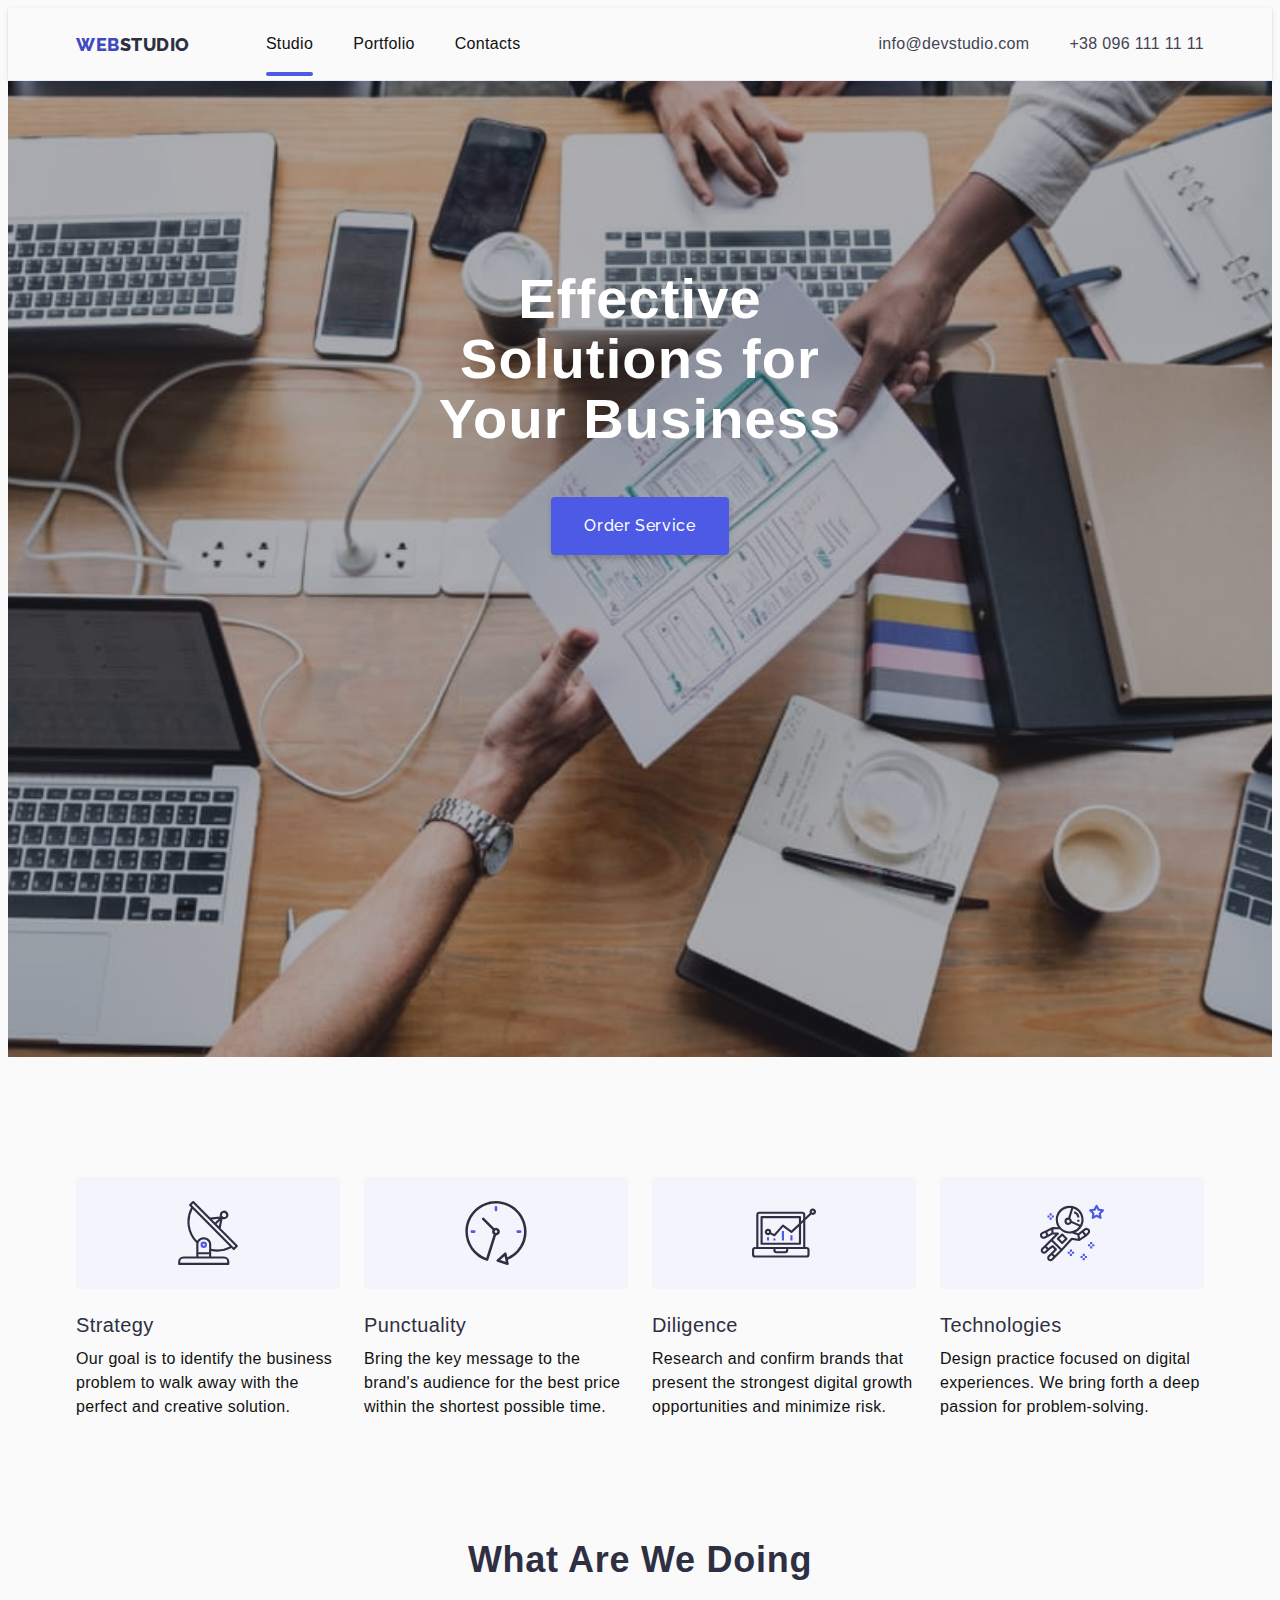
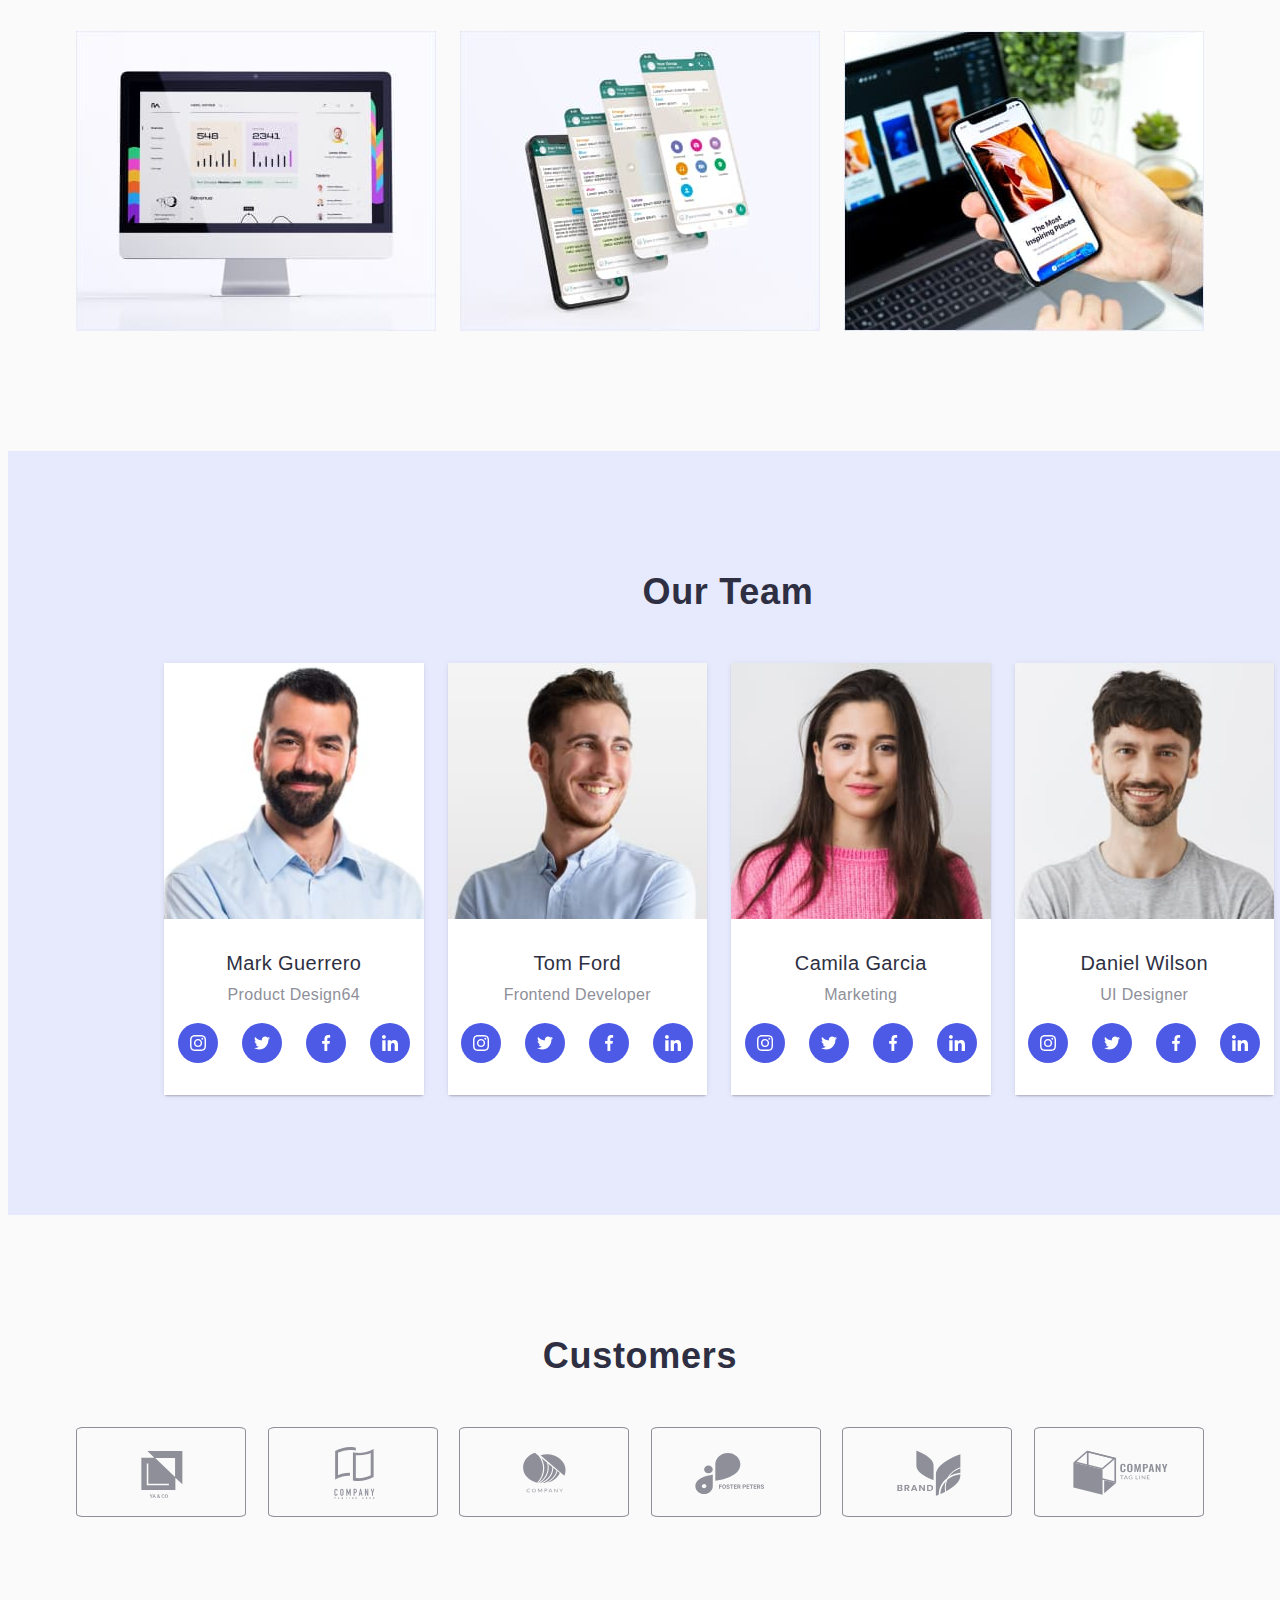
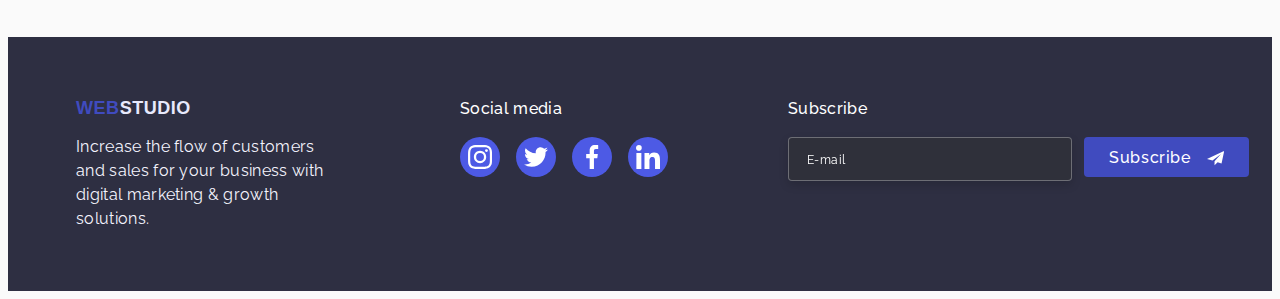
<file: index.html>
<!DOCTYPE html>
<html lang="en">

<head>
    <meta charset="UTF-8">
    <meta http-equiv="X-UA-Compatible" content="IE=edge">
    <meta name="viewport" content="width=device-width, initial-scale=1.0">
    <title>Document</title>
    <link rel="preconnect" href="https://fonts.googleapis.com">
    <link rel="preconnect" href="https://fonts.gstatic.com" crossorigin>
    <link href="https://fonts.googleapis.com/css2?family=Raleway:wght@400;500;700;800&display=swap" rel="stylesheet">
    <link rel="stylesheet" href="https://cdnjs.cloudflare.com/ajax/libs/modern-normalize/1.1.0/modern-normalize.min.css"
        integrity="sha512-wpPYUAdjBVSE4KJnH1VR1HeZfpl1ub8YT/NKx4PuQ5NmX2tKuGu6U/JRp5y+Y8XG2tV+wKQpNHVUX03MfMFn9Q=="
        crossorigin="anonymous" referrerpolicy="no-referrer" />
    <link rel="stylesheet" href="./css/styles.css" />
</head>

<body>

    <header class="header">
        <div class="container header-container">
            <nav class="header-nav">
                <a class="logo" href="./index.html"><span class="logo-span">WEB</span>STUDIO</a>
                <ul class="header-list">
                    <li class="header-link"><a class="nav-list-link current" href="./index.html">Studio</a></li>
                    <li class="header-link"><a class="nav-list-link" href="./portfolio.html">Portfolio</a></li>
                    <li class="header-link"><a class="nav-list-link" href="">Contacts</a></li>
                </ul>
            </nav>
            <ul class="header-contacts">
                <li class="link-email">
                    <a class="email" href="mailto:info@devstudio.com">
                       info@devstudio.com
                    </a>
                </li>
                <li class="link-contact">
                    <a class="contact-number" href="tel:+380961111111">
                       +38 096 111 11 11
                    </a>
                </li>
            </ul>
        </div>
        <!-- 
            <button class="">
                <svg class="" width="32" height="22">
                    <use href="./images/icons.svg#icon-mobile-menu"></use>
                </svg>
            </button>-->
       

    </header>


    <main>

        <section class="hero">
            <div class="container">
                <h1 class="main-title">Effective Solutions for Your Business</h1>
            </div>
            <button class="modal-btn" type="button" data-modal-open>Order Service</button>
        </section>

        <section class="section">
            <div class="container">
                <h2 class="hidden">Benefits</h2>
                <ul class="benefits">
                    <li class="benefits-item">
                        <div class="benefits-simbol">
                            <svg width="64" height="64">
                                <use href="./images/icons.svg#icon-antenna"></use>
                            </svg>
                        </div>
                        <h3 class="title-list-item">Strategy</h3>
                        <p class="text">Our goal is to identify the business problem to walk away with the perfect and creative solution.
                        </p>
                    </li>
                    <li class="benefits-item">
                        <div class="benefits-simbol">
                            <svg width="64" height="64">
                                <use href="./images/icons.svg#icon-clock"></use>
                            </svg>
                        </div>
                        <h3 class="title-list-item">Punctuality</h3>
                        <p class="text">Bring the key message to the brand's audience for the best price within the shortest possible time.</p>
                    </li>
                    <li class="benefits-item">
                        <div class="benefits-simbol">
                            <svg width="64" height="64">
                                <use href="./images/icons.svg#icon-diagram"></use>
                            </svg>
                        </div>
                        <h3 class="title-list-item">Diligence</h3>
                        <p class="text">Research and confirm brands that present the strongest digital growth opportunities and minimize risk.</p>
                    </li>
                    <li class="benefits-item">
                        <div class="benefits-simbol">
                            <svg width="64" height="64">
                                <use href="./images/icons.svg#icon-astronaut"></use>
                            </svg>
                        </div>
                        <h3 class="title-list-item">Technologies</h3>
                        <p class="text">Design practice focused on digital experiences. We bring forth a deep passion for problem-solving.</p>
                    </li>
                </ul>
            </div>
        </section>

        <section class="section content">
            <div class="container">
                <h2 class="title-large">What are we doing</h2>
                <ul class="content-list">
                    <li class="list-item">
                        <img class="galery-img" src="./images/box1.jpg" alt="набор кода" Width="360">
                     
                    </li>
                    <li class="list-item">
                        <img class="galery-img" src="./images/box2.jpg" alt="моделирование" Width="360">
                     
                    </li>
                    <li class="list-item">
                        <img class="galery-img" src="./images/box3.jpg" alt="подбор цвета" Width="360">
                       
                    </li>

                </ul>
            </div>

        </section>

        <section class="section-team section">

            <div class="container">
                <h2 class="title-large">Our Team</h2>
                <ul class="team">
                    <li class="team-item">
                        <img class="team-picture" src="./images/img.jpg" alt="foto Mark Guerrero" width="270">
                        <div class="name-team">
                            <h3 class="team-title">Mark Guerrero</h3>
                            <p class="team-text">Product Design64</p>
                            <ul class="social-list">
                                <li class="socials">
                                    <a class="social-link"href="">
                                        <svg class="socials-svg letter" width="16" height="16">
                                            <use href="./images/icons.svg#icon-instagram"></use>
                                        </svg>
                                    </a>
                                </li>
                                <li class="socials">
                                    <a class="social-link">
                                        <svg class="socials-svg letter" width="16" height="16">
                                            <use href="./images/icons.svg#icon-twitter"></use>
                                        </svg>
                                    </a>
                                </li>
                                <li class="socials">
                                    <a class="social-link">
                                        <svg class="socials-svg letter" width="16" height="16">
                                            <use href="./images/icons.svg#icon-facebook"></use>
                                        </svg>
                                    </a>
                                </li>
                                <li class="socials">
                                    <a class="social-link">
                                        <svg class="socials-svg letter" width="16" height="16">
                                            <use href="./images/icons.svg#icon-linkedin"></use>
                                        </svg>
                                    </a>
                                </li>
                            </ul>
                        </div>


                    </li>
                    <li class="team-item">
                        <img class="team-picture" src="./images/img(1).jpg" alt="фото Tom Ford" width="270">
                        <div class="name-team">
                            <h3 class="team-title">Tom Ford</h3>
                            <p class="team-text">Frontend Developer</p>
                            <ul class="social-list">
                                <li class="socials">
                                    <a class="social-link">
                                        <svg class="socials-svg letter" width="16" height="16">
                                            <use href="./images/icons.svg#icon-instagram"></use>
                                        </svg>
                                    </a>
                                </li>
                                <li class="socials">
                                    <a class="social-link">
                                        <svg class="socials-svg letter" width="16" height="16">
                                            <use href="./images/icons.svg#icon-twitter"></use>
                                        </svg>
                                    </a>
                                </li>
                                <li class="socials">
                                    <a class="social-link">
                                        <svg class="socials-svg letter" width="16" height="16">
                                            <use href="./images/icons.svg#icon-facebook"></use>
                                        </svg>
                                    </a>
                                </li>
                                <li class="socials">
                                    <a class="social-link">
                                        <svg class="socials-svg letter" width="16" height="16">
                                            <use href="./images/icons.svg#icon-linkedin"></use>
                                        </svg>
                                    </a>
                                </li>
                            </ul>
                        </div>

                    </li>
                    <li class="team-item">
                        <img class="team-picture" src="./images/img(2).jpg" alt="foto Camila Garcia" width="270">
                        <div class="name-team">
                            <h3 class="team-title">Camila Garcia</h3>
                            <p class="team-text">Marketing</p>
                            <ul class="social-list">
                                <li class="socials">
                                    <a class="social-link">
                                        <svg class="socials-svg letter" width="16" height="16">
                                            <use href="./images/icons.svg#icon-instagram"></use>
                                        </svg>
                                    </a>
                                </li>
                                <li class="socials">
                                    <a class="social-link">
                                        <svg class="socials-svg letter" width="16" height="16">
                                            <use href="./images/icons.svg#icon-twitter"></use>
                                        </svg>
                                    </a>
                                </li>
                                <li class="socials">
                                    <a class="social-link">
                                        <svg class="socials-svg letter" width="16" height="16">
                                            <use href="./images/icons.svg#icon-facebook"></use>
                                        </svg>
                                    </a>
                                </li>
                                <li class="socials">
                                    <a class="social-link">
                                        <svg class="socials-svg letter" width="16" height="16">
                                            <use href="./images/icons.svg#icon-linkedin"></use>
                                        </svg>
                                    </a>
                                </li>
                            </ul>
                        </div>

                    </li>
                    <li class="team-item">
                        <img class="team-picture" src="./images/img(3).jpg" alt="foto Daniel Wilson" width="270">
                        <div class="name-team">
                            <h3 class="team-title">Daniel Wilson</h3>
                            <p class="team-text">UI Designer</p>
                            <ul class="social-list">
                                <li class="socials">
                                    <a class="social-link">
                                        <svg class="socials-svg letter" width="16" height="16">
                                            <use href="./images/icons.svg#icon-instagram"></use>
                                        </svg>
                                    </a>
                                </li>
                                <li class="socials">
                                    <a class="social-link">
                                        <svg class="socials-svg letter" width="16" height="16">
                                            <use href="./images/icons.svg#icon-twitter"></use>
                                        </svg>
                                    </a>
                                </li>
                                <li class="socials">
                                    <a class="social-link">
                                        <svg class="socials-svg letter" width="16" height="16">
                                            <use href="./images/icons.svg#icon-facebook"></use>
                                        </svg>
                                    </a>
                                </li>
                                <li class="socials">
                                    <a class="social-link">
                                        <svg class="socials-svg letter" width="16" height="16">
                                            <use href="./images/icons.svg#icon-linkedin"></use>
                                        </svg>
                                    </a>
                                </li>
                            </ul>
                        </div>

                    </li>
                </ul>
            </div>
        </section>
        <section class="section">
            <div class="container">
                <h2 class="title-large">Customers</h2>
                <ul class="clients">
                    <li class="partners">
                        <a class="client" href="#">
                            <svg class="svg-client" width="104" height="56" fill="none">
                                <use href="./images/icons.svg#icon-logo-1"></use>
                            </svg>
                        </a>
                    </li>
                    <li class="partners">
                        <a class="client" href="#">
                            <svg class="svg-client" width="104" height="56" fill="none">
                                <use href="./images/icons.svg#icon-logo-2"></use>
                            </svg>
                        </a>
                    </li>
                    <li class="partners">
                        <a class="client" href="#">
                            <svg class="svg-client" width="104" height="56" fill="none">
                                <use href="./images/icons.svg#icon-logo-3"></use>
                            </svg>
                        </a>
                    </li>
                    <li class="partners">
                        <a class="client" href="#">
                            <svg class="svg-client" width="104" height="56" fill="none">
                                <use href="./images/icons.svg#icon-logo-4"></use>
                            </svg>
                        </a>
                    </li>
                    <li class="partners">
                        <a class="client" href="#">
                            <svg class="svg-client" width="104" height="56" fill="none">
                            <use href="./images/icons.svg#icon-logo-5"></use>
                            </svg>
                        </a>
                    </li>
                    <li class="partners">
                        <a class="client" href="#">
                            <svg class="svg-client" width="104" height="56" fill="none">
                                <use href="./images/icons.svg#icon-logo-6"></use>
                            </svg>
                        </a>
                    </li>
                </ul>
            </div>
        </section>

    </main>

    <footer class="footer">
        <div class="container footer-section">
            <div class="footer-info">
                <a class="logo-footer" href="./index.html">
                    <span class="logo-span">WEB</span>STUDIO
                </a>
                <p class="footer-text">Increase the flow of customers and sales for your business with digital marketing &
                    growth solutions.</p>
            </div>
            <div class="social-links">
                <p class="title-list-text">Social media</p>
                <ul class="dark social-list">
                    <li class="footer-socials">
                        <a class="social-link" href="">
                            <svg class="socials-svg letter" width="24" height="24">
                                <use href="./images/icons.svg#icon-instagram"></use>
                            </svg>
                        </a>
                    </li>
                    <li class="footer-socials">
                        <a class="social-link" href="">
                            <svg class="socials-svg letter" width="24" height="24">
                                <use href="./images/icons.svg#icon-twitter"></use>
                            </svg>
                        </a>
                    </li>
                    <li class="footer-socials">
                        <a class="social-link" href="">
                            <svg class="socials-svg letter" width="24" height="24">
                                <use href="./images/icons.svg#icon-facebook"></use>
                            </svg>
                        </a>
                    </li>
                    <li class="footer-socials">
                        <a class="social-link" href="">
                            <svg class="socials-svg letter" width="24" height="24">
                                <use href="./images/icons.svg#icon-linkedin"></use>
                            </svg>
                        </a>
                    </li>
                </ul>
    
            </div>
            <div class="social-links">
                <p class="title-list-text">Subscribe</p>
                <form class="footer-form">
                    <label>
                        <input class="input-mail" placeholder="E-mail" type="email" name="email" id="email" /></label>
                    <button class="btn-footer" type="submit">Subscribe
                        <svg class="icon-frame" width="24" height="24">
                            <use href="./images/icons.svg#icon-frame"></use>
                        </svg>
                    </button>
                </form>
            </div>
    
        </div>
    </footer>
    <div class="backdrop is-hidden" data-modal>
        <div class="modal">
            <button type="button" class="modal-close-btn" data-modal-close>
                <svg class="modal-close-svg" width="8" height="8">
                    <use href="./images/icons.svg#icon-close"></use>
                </svg>
            </button>
            <div class="contact-form"> 
                <p class="information">Leave your contacts and we will call you back</p>
                <form class="inputs-group">
                    <label class="contact-form-label" for="name">Name
                        <input class="contact-form-input" type="text" name="name" />
                        <svg class="modal-svg" width="18" height="18" id="name">
                            <use href="./images/icons.svg#icon-person"></use>
                        </svg>
                    </label>
                    <Label class="contact-form-label" for="tel">Phone
                        <input class="contact-form-input" type="tel" name="tel">
                        <svg class="modal-svg" width="18" height="18" id="tel">
                            <use href="./images/icons.svg#icon-phone"></use>
                        </svg>
                    </Label>
                    <label class="contact-form-label" for="email">E-mail
                        <input class="contact-form-input" type="mail" name="mail">
                        <svg class="modal-svg" width="18" height="18" id="mail">
                            <use href="./images/icons.svg#icon-email"></use>
                        </svg>
                    </label>
    
    
                    <label class="contact-form-label" for="comment">
                        Comment
                        <textarea class="contact-form-message" name="comment" placeholder="Text input"
                            id="comment"></textarea>
                    </label>
                </form>
                <div class="contact-form-checkbox-wrapper">
                    <input class="contact-form-checkbox visually-hidden" type="checkbox" id="acept-policy" name="acept-policy" required>
                    <label class="contact-form-checkbox-label" for="acept-policy">
                        <span class="form-checkbox">
                            <svg class="svg-checkbox" width="10" height="8" id="acept-policy">
                                <use href="./images/icons.svg#icon-checkbox"></use>
                            </svg>
                        </span>
                        I accept the terms and conditions of the 
                        <a class="link-form-checkbox" href="#">Privacy Policy</a>
                    </label>
                </div>
            </div>
            <button type="submit" class="contact-form-btn">Send</button>
        </div>
    </div>

    
    <script src="./js/modal.js"></script>
</body>

</html>
</file>
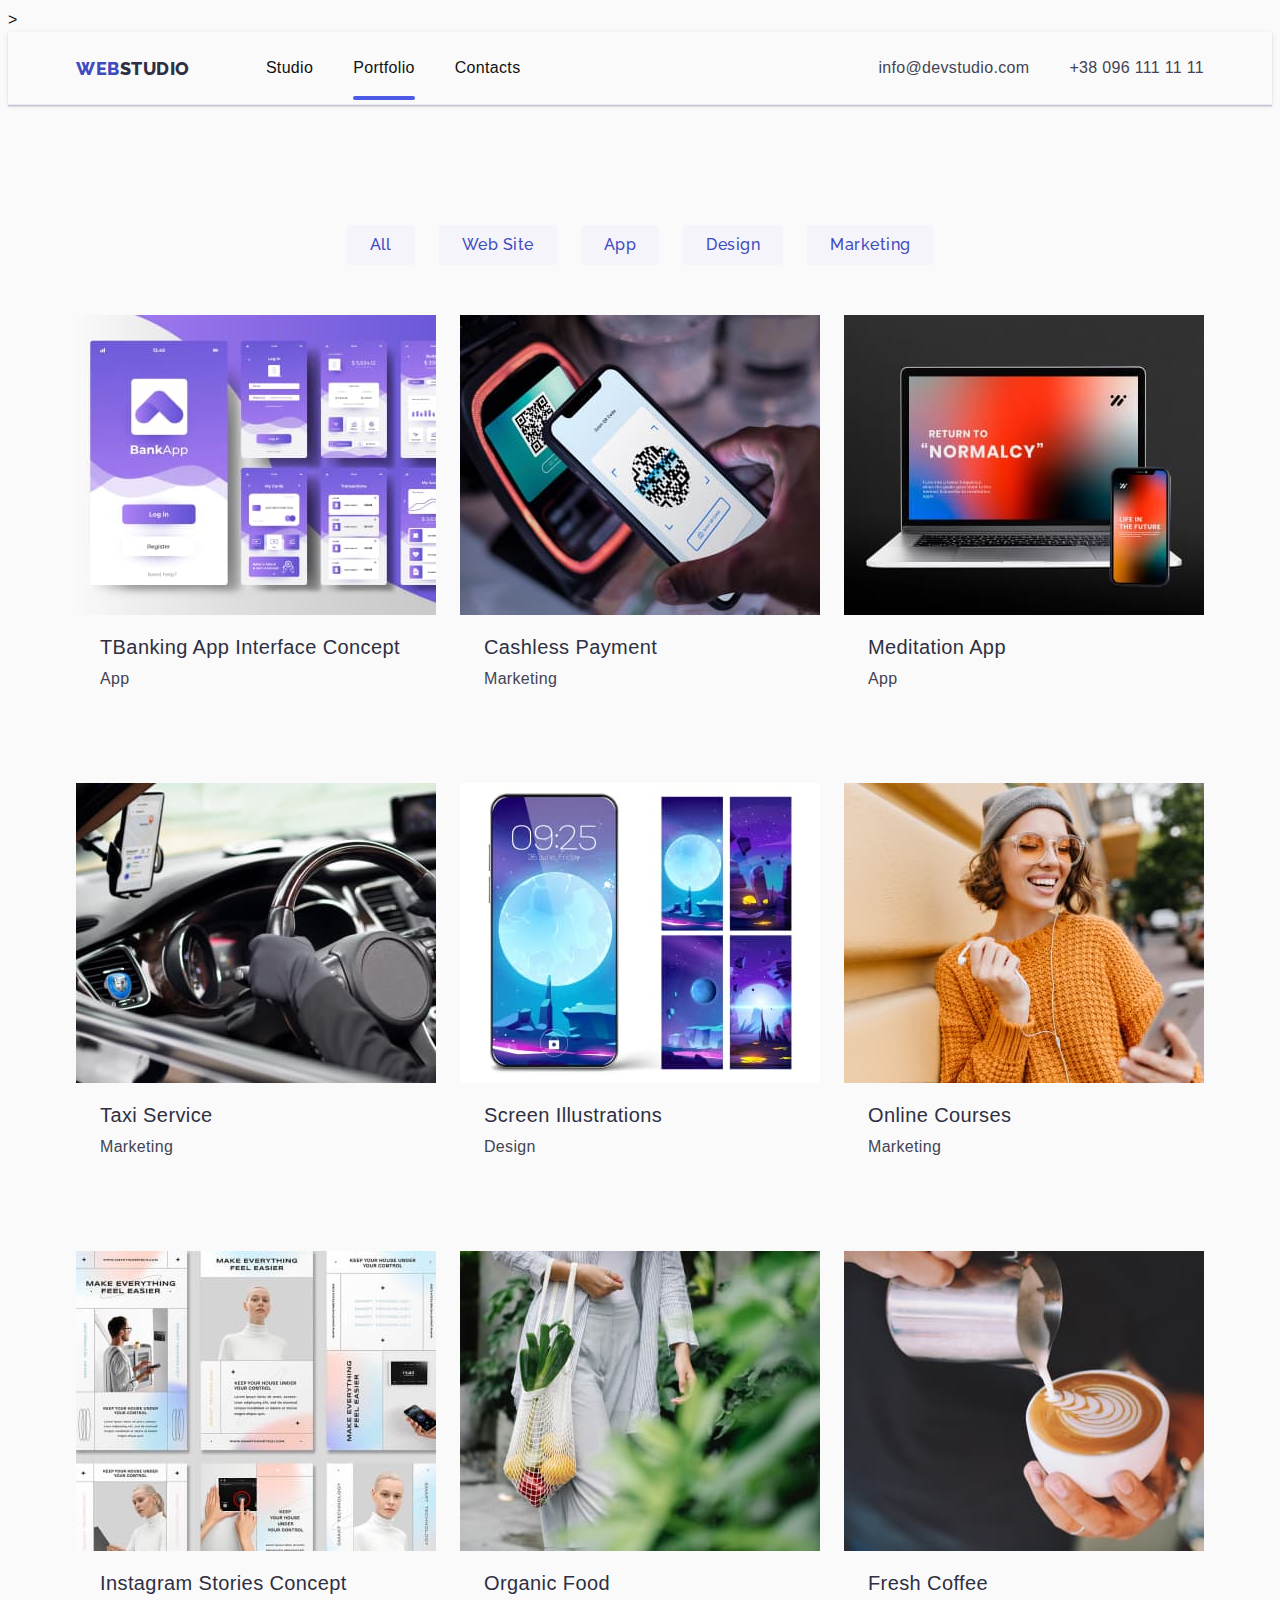
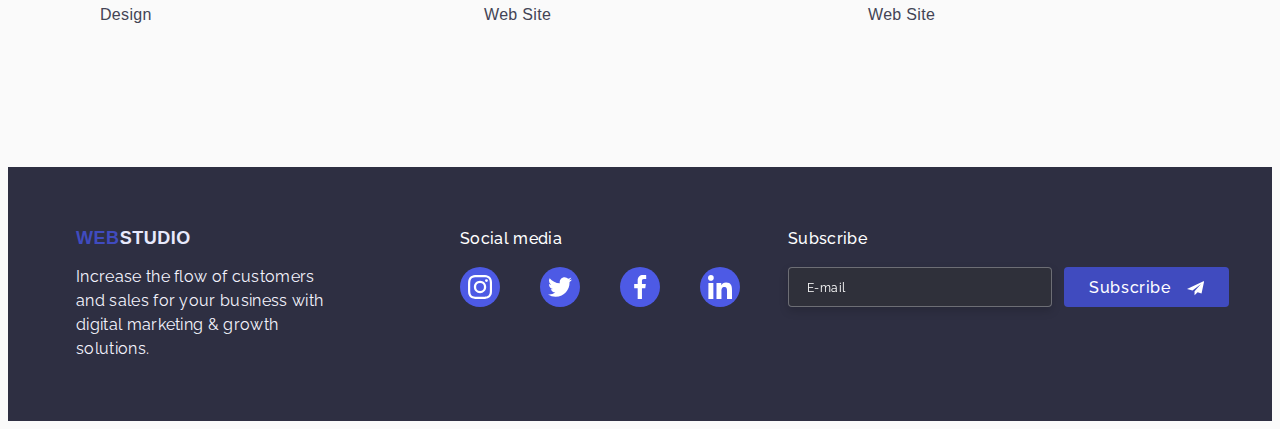
<file: portfolio.html>
>
<!DOCTYPE html>
<html lang="en">

<head>
    <meta charset="UTF-8">
    <meta http-equiv="X-UA-Compatible" content="IE=edge">
    <meta name="viewport" content="width=device-width, initial-scale=1.0">
    <title>Document</title>
    <link rel="preconnect" href="https://fonts.googleapis.com">
    <link rel="preconnect" href="https://fonts.gstatic.com" crossorigin>
    <link href="https://fonts.googleapis.com/css2?family=Raleway:wght@400;500;700;800&display=swap" rel="stylesheet">
    <link rel="stylesheet" href="https://cdnjs.cloudflare.com/ajax/libs/modern-normalize/1.1.0/modern-normalize.min.css"
        integrity="sha512-wpPYUAdjBVSE4KJnH1VR1HeZfpl1ub8YT/NKx4PuQ5NmX2tKuGu6U/JRp5y+Y8XG2tV+wKQpNHVUX03MfMFn9Q=="
        crossorigin="anonymous" referrerpolicy="no-referrer" />
    <link rel="stylesheet" href="./css/styles.css" />
</head>

<body>

    <header class="header">
        <div class="container header-container">
            <nav class="header-nav">
                <a class="logo" href="./index.html"><span class="logo-span">WEB</span>STUDIO</a>
                <ul class="header-list">
                    <li class="header-link"><a class="nav-list-link" href="./index.html">Studio</a></li>
                    <li class="header-link"><a class="nav-list-link current" href="./portfolio.html">Portfolio</a></li>
                    <li class="header-link"><a class="nav-list-link" href="">Contacts</a></li>
                </ul>
            </nav>
            <ul class="header-contacts">
                <li class="link-email">
                    <a class="email" href="mailto:info@devstudio.com">
                        info@devstudio.com
                    </a>
                </li>
                <li class="link-contact">
                    <a class="contact-number" href="tel:+380961111111">
                        +38 096 111 11 11
                    </a>
                </li>
            </ul>
        </div>
    
    </header>


    <main>
        <section class="section">
            <div class="container">
                <h1 class="hidden">кнопки навигации</h1>
                <ul class="filter">
                    <li class="item-btn-list">
                        <button class="btn" type="button">All</button>
                    </li>
                    <li class="item-btn-list">
                        <button class="btn" type="button">Web Site</button>
                    </li>
                    <li class="item-btn-list">
                        <button class="btn" type="button">App</button>
                    </li>
                    <li class="item-btn-list">
                        <button class="btn" type="button">Design</button>
                    </li>
                    <li class="item-btn-list">
                        <button class="btn" type="button">Marketing</button>
                    </li>
                </ul>
                <ul class="portfolio-container">
                    <li class="portfolio-item">
                        <a class="portfolio-link" href="">
                            <div class="description-photo">
                                <img class="image" src="./images/portfolio1.jpg" alt="bankAppsKards" width="360">
                                <div class="product-overlay">
                                    <div class="container-overlay">
                                        <p class="overlay-portfolio">14 Stylish and User-Friendly App Design Concepts · Task Manager App · Calorie Tracker App · Exotic Fruit Ecommerce App ·
                                        Cloud Storage App</p>
                                        
                                    </div>
                                </div>
                            </div>
                            <div class="flex-element">
                                <h2 class="title-bold">ТBanking App Interface Concept</h2>
                                <p class="desc">App</p>
                            </div>
                        </a>
                    </li>
                    <li class="portfolio-item">
                        <a class="portfolio-link" href="">
                            <div class="description-photo">
                                <img class="image" src="./images/portfolio2.jpg" alt="qrCodeInPhone" width="360">
                                <div class="product-overlay">
                                    <div class="container-overlay">
                                        <p class="overlay-portfolio">14 Stylish and User-Friendly App Design Concepts · Task Manager App · Calorie Tracker App · Exotic Fruit Ecommerce App ·
                                        Cloud Storage App</p>
                                        
                                    </div>
                                </div>
                            </div>
                            <div class=" flex-element">
                                <h2 class="title-bold">Cashless Payment</h2>
                                <p class="desc">Marketing</p>
                            </div>
                        </a>
                    </li>
                    <li class="portfolio-item">
                        <a class="portfolio-link" href="">
                            <div class="description-photo">
                                <img class="image" src="./images/portfolio3.jpg" alt="Laptop&Phone" width="360">
                                <div class="product-overlay">
                                    <div class="container-overlay">
                                        <p class="overlay-portfolio">14 Stylish and User-Friendly App Design Concepts · Task Manager App · Calorie Tracker App · Exotic Fruit Ecommerce App ·
                                        Cloud Storage App</p>
                                        
                                    </div>
                                </div>
                            </div>
                            <div class=" flex-element">
                                <h2 class="title-bold">Meditation App</h2>
                                <p class="desc">App</p>
                            </div>
                        </a>
                    </li>
                    <li class="portfolio-item">
                        <a class="portfolio-link" href="">
                            <div class="description-photo">
                                <img class="image" src="./images/portfolio4.jpg" alt="Taxi&TaxidriversHands" width="360">
                                <div class="product-overlay">
                                    <div class="container-overlay">
                                        <p class="overlay-portfolio">14 Stylish and User-Friendly App Design Concepts · Task Manager App · Calorie Tracker App · Exotic Fruit Ecommerce App ·
                                        Cloud Storage App</p>
                                        
                                    </div>
                                </div>
                            </div>
                            <div class=" flex-element">
                                <h2 class="title-bold">Taxi Service</h2>
                                <p class="desc">Marketing</p>
                            </div>
                        </a>
                    </li>
                    <li class="portfolio-item">
                        <a class="portfolio-link" href="">
                            <div class="description-photo">
                                <img class="image" src="./images/portfolio5.jpg" alt="ilustrationsWithMoon" width="360">
                                <div class="product-overlay">
                                    <div class="container-overlay">
                                        <p class="overlay-portfolio">14 Stylish and User-Friendly App Design Concepts · Task Manager App · Calorie Tracker App · Exotic Fruit Ecommerce App ·
                                        Cloud Storage App</p>
                                        
                                    </div>
                                </div>
                            </div>
                            <div class=" flex-element">
                                <h2 class="title-bold">Screen Illustrations</h2>
                                <p class="desc">Design</p>
                            </div>
                        </a>
                    </li>
                    <li class="portfolio-item">
                        <a class="portfolio-link" href="">
                            <div class="description-photo">
                                <img class="image" src="./images/portfolio6.jpg" alt="HappyWoman" width="360">
                                <div class="product-overlay">
                                    <div class="container-overlay">
                                        <p class="overlay-portfolio">14 Stylish and User-Friendly App Design Concepts · Task Manager App · Calorie Tracker App · Exotic Fruit Ecommerce App ·
                                        Cloud Storage App</p>
                                        
                                    </div>
                                </div>
                            </div>
                            <div class=" flex-element">
                                <h2 class="title-bold">Online Courses</h2>
                                <p class="desc">Marketing</p>
                            </div>
                        </a>
                    </li>
                    <li class="portfolio-item">
                        <a class="portfolio-link" href="">
                            <div class="description-photo">
                                <img class="image" src="./images/portfolio7.jpg" alt="CardsWithPeople" width="360">
                                <div class="product-overlay">
                                    <div class="container-overlay">
                                        <p class="overlay-portfolio">14 Stylish and User-Friendly App Design Concepts · Task Manager App · Calorie Tracker App · Exotic Fruit Ecommerce App ·
                                        Cloud Storage App</p>
                                        
                                    </div>
                                </div>
                            </div>
                            <div class=" flex-element">
                                <h2 class="title-bold">Instagram Stories Concept</h2>
                                <p class="desc">Design</p>
                            </div>
                        </a>
                    </li>
                    <li class="portfolio-item">
                        <a class="portfolio-link" href="">
                            <div class="description-photo">
                                <img class="image" src="./images/portfolio8.jpg" alt="wegetableEndGemuseInBag" width="360">
                                <div class="product-overlay">
                                    <div class="container-overlay">
                                        <p class="overlay-portfolio">14 Stylish and User-Friendly App Design Concepts · Task Manager App · Calorie Tracker App · Exotic Fruit Ecommerce App ·
                                        Cloud Storage App</p>
                                        
                                    </div>
                                </div>
                            </div>
                            <div class=" flex-element">
                                <h2 class="title-bold">Organic Food</h2>
                                <p class="desc">Web Site</p>
                            </div>
                        </a>
                    </li>
                    <li class="portfolio-item">
                        <a class="portfolio-link" href="">
                            <div class="description-photo">
                                <img class="image" src="./images/portfolio9.jpg" alt="MakeCapuchino" width="360">
                                <div class="product-overlay">
                                    <div class="container-overlay">
                                        <p class="overlay-portfolio">14 Stylish and User-Friendly App Design Concepts · Task Manager App · Calorie Tracker App · Exotic Fruit Ecommerce App ·
                                        Cloud Storage App</p>
                                        
                                    </div>
                                </div>
                            </div>
                            <div class=" flex-element">
                                <h2 class="title-bold">Fresh Coffee</h2>
                                <p class="desc">Web Site</p>
                            </div>
                        </a>
                    </li>

                </ul>

            </div>

        </section>

    </main>

    <footer class="footer">
        <div class="container footer-section">
            <div class="footer-info">
                <a class="logo-footer" href="./index.html">
                    <span class="logo-span">WEB</span>STUDIO
                </a>
                <p class="footer-text">Increase the flow of customers and sales for your business with digital marketing &
                    growth solutions.</p>
            </div>
            <div class="social-links">
                <p class="title-list-text">Social media</p>
                <ul class="dark social-list">
                    <li class="socials">
                        <a class="social-link">
                            <svg class="socials-svg" width="24" height="24">
                                <use href="./images/icons.svg#icon-instagram"></use>
                            </svg>
                        </a>
                    </li>
                    <li class="socials">
                        <a class="social-link">
                            <svg class="socials-svg" width="24" height="24">
                                <use href="./images/icons.svg#icon-twitter"></use>
                            </svg>
                        </a>
                    </li>
                    <li class="socials">
                        <a class="social-link">
                            <svg class="socials-svg" width="24" height="24">
                                <use href="./images/icons.svg#icon-facebook"></use>
                            </svg>
                        </a>
                    </li>
                    <li class="socials">
                        <a class="social-link">
                            <svg class="socials-svg" width="24" height="24">
                                <use href="./images/icons.svg#icon-linkedin"></use>
                            </svg>
                        </a>
                    </li>
                </ul>
    
            </div>
            <div class="social-links">
                <p class="title-list-text">Subscribe</p>
                <form class="footer-form">
                    <label>
                        <input class="input-mail" placeholder="E-mail" type="email" name="email" id="email" /></label>
                    <button class="btn-footer" type="submit">Subscribe
                        <svg class=" icon-frame" width="24" height="24">
                            <use href="./images/icons.svg#icon-frame"></use>
                        </svg>
                    </button>
                </form>
            </div>
    
        </div>
    </footer>


</body>

</html>
</file>
<file: css/styles.css>
:root {
    /* Font */
    --primary-font: Roboto, sans-serif;
    --secondary-font-family: Raleway, sans-serif;
    /* Colors */
   --page-color: #fafafa;
    --main-dark-cl: #111111;
    --main-light-cl: #ffffff;
    --accent-iris-cl: #404BBF;
    --accent-ocean-cl: #4D5AE5;
    --navi-blue-cl: #2E2F42;
    --grey-cl-70: rgba(17, 17, 17, 0.7);
    --light-grey-cl: #8E8F99;
    --main-dark-bg: #434455;
    --helper-cl: #E7E9FC;

    /* Card set parameters 
    --items: 4;
    --indent: 19px;*/

    /* Others */
    --btn-radius: 4px;
    --btn-border: 1px solid transparent;
    --cursor: pointer;
}


/**
  |============================
  | Common styles
  |============================
*/
body {
    font-family: var(--primary-font);
    font-size: 16px;
    line-height: 1.5;
    letter-spacing: 0.32px;
    color: var(--main-dark-cl);
    background-color: var(--page-color);

}

/* Reset */
h1,
h2,
h3,
h4,
h5,
h6,
p {
    margin: 0;
    padding: 0;
}

img {
    display: block;
    max-width: 100%;
    height: auto;
}

ul {
    list-style: none;
    margin: 0;
    padding: 0;
}

a {
    text-decoration: none;
    
}

button {
    font-family: var(--secondary-font-family);
    cursor: pointer;
}

.container {
    width: 1128px;
    margin: 0 auto;
   
}
.section {
    width: 1128px;
    padding-top: 120px;
    padding-bottom: 120px;
    margin: auto;
}

/*Header*/
.header {
    border-bottom: 1px solid #e7e9fc;
    box-shadow: 0px 2px 1px rgba(46, 47, 66, 0.08), 0px 1px 1px rgba(46, 47, 66, 0.16),
        0px 1px 6px rgba(46, 47, 66, 0.08);
}

.header-container {
    display: flex;
    justify-content: space-between;
    
        
}

.header-nav {
    display: flex;
}

.logo {
    display: flex;
    margin-left: auto;
    padding-top: 25.5px;
    padding-bottom: 25.5px;
    color: var(--navi-blue-cl);
    font-family: var(--secondary-font-family);
    font-weight: 800;
    font-size: 18px;
    line-height: 1.17;
    letter-spacing: 0.54px;
    text-transform: uppercase;
    
}

.logo-span {
    color: var(--accent-iris-cl);
    
}

.header-list {
    display: flex;
    margin-left: 76px;
}

.header-link {
    display: block;
    padding-top: 24px;
      
}
.header-link:not(:last-child) {
    margin-right: 40px;
}

.nav-list-link {
    
    font-weight: 500;
    font-size: 16px;
    line-height: 1.5;
    letter-spacing: 0.32px;
    color: var(--main-dark-cl);
    transition: color 250ms cubic-bezier(0.4, 0, 0.2, 1);
}

.nav-list-link:hover,
.nav-list-link:focus,
.nav-list-link.current:hover,
.nav-list-link.current:focus,
.email:hover,
.contact-number:hover,
.email:focus,
.contact-number:focus {
    color: var(--accent-ocean-cl);

}
.nav-list-link.current {
    color: var(--main-dark-cl);
   position: relative;
}

.current::after {
    content: "";
    position: absolute;
    background-color: var(--accent-ocean-cl);
    border-radius: 2px;
    width: 100%;
    height: 4px;
    bottom: -24px;
    left: 0;
    transition: background-color 250ms cubic-bezier(0.4, 0, 0.2, 1);
}

.header-contacts {
    display: flex;
    align-items: center;
    margin-left: auto;
}

.email,.contact-number {
    display: flex;
    padding-top: 24px;
    padding-bottom: 24px;
    font-weight: 400;
    font-size: 16px;
    line-height: 1.5;
    letter-spacing: 0.32px;
    color: var(--main-dark-bg);
    transition: color 250ms cubic-bezier(0.4, 0, 0.2, 1);
}

.link-email {
    display: block;
    margin-right: 40px;

}

/* Hero*/

.hero {
    position: relative;
    background-image: 
        linear-gradient(rgba(47, 48, 58, 0.4),
            rgba(47, 48, 58, 0.4)),
        url("../images/hero.jpg");
    background-color: var(--main-dark-bg);
    padding: 188px 0;
    text-align: center;
    max-width: 1440px;
    margin: 0 auto;
    background-size: cover;
    background-position: center;
    background-repeat: no-repeat;
    height: 600px
}
.main-title {
    font-size: 56px;
    line-height: 1.07;
    text-align: center;
    letter-spacing: 0.02em;
    color: var(--main-light-cl);
    max-width: 496px;
    margin: 0;
    display: block;
    margin: 0 auto;
    padding-bottom: 48px;
}
.modal-btn {
    font-family: var(--secondary-font-family);
    padding: 16px 32px;
    font-weight: 500;
    font-size: 16px;
    line-height: 1.5;
    letter-spacing: 0.64px;
    align-items: center;
    text-align: center;
    color: var(--main-light-cl);
    background: var(--accent-ocean-cl);
    border: var(--btn-border);
    border-radius: var(--btn-radius);
    cursor: var(--cursor);
    box-shadow: 0px 4px 4px 0px rgba(0, 0, 0, 0.15);
    transition: background-color 250ms cubic-bezier(0.4, 0, 0.2, 1);
}
.modal-btn:hover,
.modal-btn:focus {
    background-color: var(--accent-iris-cl);
}


/*Benefits*/

.hidden {
    position: absolute;
    width: 1px;
    height: 1px;
    margin: -1px;
    padding: 0;
    overflow: hidden;
    border: 0;
    clip: rect(0 0 0 0);
}

.benefits {
    display: flex;
}

.benefits-item {
    flex-basis: calc(100% - 120px / 4);
}
.benefits-item:not(:first-child) {
    margin-left: 24px;
}

.benefits-simbol {
    display: flex;
    margin-bottom: 24px;
    align-items: center;
    justify-content: center;
    background-color: #F4F4FD;
    border-radius: var(--btn-radius);
    width: 264px;
    height: 112px;
}

.title-list-item {
    margin-top: 0;
    margin-bottom: 10px;
    font-weight: 500;
    font-size: 20px;
    line-height: 1.2;
    letter-spacing: 0.4px;
    text-transform: capitalize;
    color: var(--navi-blue-cl);
}

.text {
    margin-top: 0;
    font-size: 16px;
    line-height: 1.5;
    letter-spacing: 0.32px;
    color: var(--main-dark-cl0);}


/**
  |============================
  | Galeries
  |============================
*/

.content {
    padding-top: 0;
}

.title-large {
    margin-top: 0;
    margin-bottom: 50px;
    font-weight: 700;
    font-size: 36px;
    line-height: 1.17;
    text-align: center;
    letter-spacing: 0.72px;
    color: var(--navi-blue-cl);
    text-transform: capitalize;
    
}

.content-list {
    display: flex;
    flex-wrap: wrap;
}
.list-item:not(:nth-child(3n)) {
    margin-right: 24px;
}
.galery-img {
    border: var(--btn-border) #E7E9FC;
    background-repeat: no-repeat;
}

.list-item {}

.galery-img {}

/**
  |============================
  | subjekt
  |============================
*/

.section-team {
    background-color: #E7E9FC;
    width: 1440px;
    padding: 120px 0;
}

.team {
    display: flex;

}

.team-item {
    margin-top: 0;
    text-align: center;
    flex-basis: calc((100% - 3 * 30px) / 4);
    border-radius: 0px 0px 4px 4px;
    box-shadow: 0px 2px 1px 0px rgba(46, 47, 66, 0.08), 0px 1px 1px 0px rgba(46, 47, 66, 0.16), 0px 1px 6px 0px rgba(46, 47, 66, 0.08);
}

.team-item:not(:last-child) {
    margin-right: 24px;
}

.team-picture {
    margin: 0;
    width: 100%;
}

.name-team {
    background-color: #ffffff;
    padding-top: 32px;
    padding-bottom: 32px;
}

.team-title {
    margin-bottom: 8px;
    color: var(--navi-blue-cl);
    font-weight: 500;
    font-size: 20px;
    line-height: 1.2;
    letter-spacing: 0.4px;
}

.team-text {
    margin-top: 0;
    margin-bottom: 16px;
    color: var(--light-grey-cl);
    text-align: center;
}

.social-list {
    display: flex;
    justify-content: center;
    align-items: center;
}

.socials:not(:last-child) {
    margin-right: 24px;

}

.socials {

    width: 40px;
    height: 40px;
}

.social-link {
    display: flex;
    background-color: var(--accent-ocean-cl);
    align-items: center;
    justify-content: center;
    width: 100%;
    height: 100%;
    border-radius: 50%;
    transition: background-color 250ms cubic-bezier(0.4, 0, 0.2, 1);
}


.socials-svg {
    fill: currentColor;

}

.social-link:hover,
.social-link:focus {
    background-color: var(--accent-iris-cl);

}

.letter {
    fill: var(--main-light-cl);
}

/**
  |============================
  | Clients
  |============================
*/
.clients {
    display: flex;
    justify-content: space-between;
    
}

.partners {
    display: block;
    gap: 24px;
}



.client {
    display: flex;
    align-items: center;
    justify-content: center;
    width: 168px;
    height: 88px;
    color: var(--light-grey-cl);
    border-radius: 4%;
    border: 1px solid var(--light-grey-cl);
    transition: border-color 250ms cubic-bezier(0.4, 0, 0.2, 1), color 250ms cubic-bezier(0.4, 0, 0.2, 1);
}

.svg-client {
    fill: currentColor;
}

.client:hover,
.client:focus {
    color: var(--accent-ocean-cl);
    border-color: var(--accent-ocean-cl);
}
.svg-client:hover,
.svg-client:focus {
    fill: var(--accent-ocean-cl);


}
/**
  |============================
  | Buttons
  |============================
*/

.filter {
    margin-bottom: 50px;
    display: flex;
    justify-content: center;}



.item-btn-list:not(:last-child) {
    margin-right: 24px;
}

.btn {
    background-color: #F5F4FA;
    padding: 6px 22px;
    
    border-radius: 4px;
    border: 1px solid transparent;
    font-weight: 500;
    font-size: 16px;
    line-height: 1.62;
    /* identical to box height, or 162% */
    letter-spacing: 0.03em;
    color: var(--accent-iris-cl);
    cursor: pointer;
    transition: background-color 250ms cubic-bezier(0.4, 0, 0.2, 1);
    
}


.btn:hover,
.btn:focus {
    background: var(--accent-ocean-cl);
    color: var(--main-light-cl);
    box-shadow: 0px 2px 2px 0px rgba(0, 0, 0, 0.12), 0px 2px 1px 0px rgba(0, 0, 0, 0.08), 0px 3px 1px 0px rgba(0, 0, 0, 0.10);
}

/**
  |============================
  |Portfolio
  |============================
*/

.portfolio-container {
    width: 1128px;
    display: flex;
    flex-wrap: wrap;
    gap: 24px;
}

.portfolio-item {
    background: var(--page-color);
    border: var(--btn-border) #E7E9FC;
    
}
.portfolio-item:not(:nth-last-child(-n + 3)) {
    margin-bottom: 48px;
}


.portfolio-link {
    display: block;
    
}
.portfolio-link:hover,
.portfolio-link:focus {

    box-shadow: 0px 4px 4px rgba(0, 0, 0, 0.25);
}

.description-photo {
    position: relative;
    overflow: hidden;
    
}

.product-overlay {
    position: absolute;
    opacity: 1;
    top: 0;
    left: 0;
    width: 100%;
    height: 100%;
    transform: translateY(101%);
    background-color: var(--accent-ocean-cl);
    transition: background-color 250ms cubic-bezier(0.4, 0, 0.2, 1);
}

.container-overlay {
    position: absolute;
    top: 0;
    left: 0;
    padding: 40px 32px;
}

.overlay-portfolio {
    font-weight: 400;
    font-size: 16px;
    line-height: 1.5;
    letter-spacing: 0.32px;
    text-align: center;
    color: var(--main-light-cl);
    
    transition: background-color 250ms cubic-bezier(0.4, 0, 0.2, 1);
    transition: opaciti 250ms cubic-bezier(0.4, 0, 0.2, 1);
}
.portfolio-link:hover .product-overlay,
.portfolio-link:focus .product-overlay {
    
    transform: translateY(0%);
    box-shadow: 0px 2px 1px 0px rgba(46, 47, 66, 0.08), 0px 1px 1px 0px rgba(46, 47, 66, 0.16), 0px 1px 6px 0px rgba(46, 47, 66, 0.08);
}

.flex-element {
    padding: 20px 24px;
    
    border: var(--btn-border) #E7E9FC;
    border-top: 0;}

.title-bold {
    margin-top: 0;
    margin-bottom: 8px;
    font-weight: 500;
    font-size: 20px;
    line-height: 1.2;
    letter-spacing: 0.4px;
    color: var(--navi-blue-cl);
}

.desc {
    margin-top: 0;
    font-size: 16px;
    line-height: 1.5;
    
    letter-spacing: 0.32px;
    color: var(--main-dark-bg);
}

/**
  |============================
  | Footer section
  |============================
*/

.footer {
    padding-top: 60px;
    padding-bottom: 60px;
    background: var(--navi-blue-cl);
}

.footer-section {
    display: flex;
    align-items: baseline;
}

.footer-info {
    width: 264px;
}

.logo-footer {
    display: block;
    margin-bottom: 16px;
    color: var(--helper-cl);
    font-family: var(--primary-font);
    font-size: 18px;
    font-style: normal;
    font-weight: 800;
    line-height: 1.17;
    letter-spacing: 0.54px;
}

.footer-text {
    width: 264px;
    font-family: var(--secondary-font-family);
    color: #F4F4FD;
    font-size: 16px;
    font-style: normal;
    font-weight: 400;
    line-height: 1.5;
    letter-spacing: 0.32px;
}
.footer-socials {

    width: 40px;
    height: 40px;
}

.social-links {
    margin-left: 120px;
    width: 208px;
    display: flex;
    align-items: baseline;
    flex-direction: column;
}

.title-list-text {
    
    font-family: var(--secondary-font-family);
    margin-bottom: 16px;
    color: var(--main-light-cl);
    font-size: 16px;
    font-weight: 500;
    line-height: 1.5;
    letter-spacing: 0.32px;

}

.dark {
    display: flex;
    gap: 16px;
}

.dark .social-link {
    background: var(--accent-ocean-cl);

    transition: background-color 250ms cubic-bezier(0.4, 0, 0.2, 1);
}

.dark .socials-svg {
    fill: var(--main-light-cl);
}

.dark .social-link:hover,
.dark .social-link:focus {
    background-color: #31D0AA;
}

.footer-form {
    display: flex;
}

.input-mail {
    margin-right: 12px;
    padding-right: 16px;
    width: 264px;
    height: 40px;
    font-weight: 400;
    font-size: 16px;
    line-height: 1.25;
    align-items: center;
    letter-spacing: 0.03em;
    background: #2F303A;
    border-radius: 4px;
    color: var(--secondary-text-color-theme-light);
    border: 1px solid rgba(255, 255, 255, 0.3);
    filter: drop-shadow(0px 4px 4px rgba(0, 0, 0, 0.15));
}

.input-mail::placeholder {
    color: var(--main-light-cl);
    font-family: var(--secondary-font-family);
    font-size: 12px;
    font-style: normal;
    font-weight: 400;
    line-height: 2;
    letter-spacing: 0.48px;
    padding-left: 16px;
}

.btn-footer {
    display: flex;
    justify-content: center;
    gap: 16px;
    padding: 8px 24px;
    color: var(--main-light-cl);
    text-align: center;
    font-family: var(--secondary-font-family);
    font-size: 16px;
    font-style: normal;
    font-weight: 500;
    line-height: 1.5;
    letter-spacing: 0.64px;
    width: 165px;
    height: 40px;
    border-radius: var(--btn-radius);
    border: var(--btn-border);
    background-color: var(--accent-iris-cl);
    transition: background-color 250ms cubic-bezier(0.4, 0, 0.2, 1);
}

.icon-frame {
    fill: currentColor;
}
/**
  |============================
  | Modal Button 1
  |============================
*/


.backdrop {
        position: fixed;
        top: 0;
        left: 0;
        width: 100%;
        height: 100%;
        background-color: rgba(46, 47, 66, 0.4);
        transition: opacity 250ms cubic-bezier(0.4, 0, 0.2, 1),
                    visibility 250ms cubic-bezier(0.4, 0, 0.2, 1);
}
    
.backdrop.is-hidden {
        opacity: 0;
        visibility: hidden;
        pointer-events: none;
}

.modal {
    position: absolute;
    top: 50%;
    left: 50%;
    padding: 72px 16px 24px 16px;
    background-color: #ffffff;
    transform: translate(-50%, -50%) scale(1);
    width: 408px;
    min-height: 584px;
    box-shadow: 0px 1px 1px rgba(0, 0, 0, 0.14), 0px 1px 3px rgba(0, 0, 0, 0.12),
            0px 2px 1px rgba(0, 0, 0, 0.2);
    border-radius: var(--btn-radius);
    transition: transform 250ms cubic-bezier(0.4, 0, 0.2, 1);
}

.modal-close-btn {
    position: absolute;
    display: flex;
    justify-content: center;
    align-items: center;
    top: 24px;
    right: 24px;
    width: 24px;
    height: 24px;
    background-color: var(--helper-cl);
    border: var(--btn-border) rgba(0, 0, 0, 0.1);
    border-radius: 50%;
    cursor: var(--cursor);
    transition: stroke 250ms cubic-bezier(0.4, 0, 0.2, 1);
}
.modal-close-svg {

    stroke: var(--navi-blue-cl);
    transition: stroke 250ms cubic-bezier(0.4, 0, 0.2, 1);
}
.modal-close-btn:hover,
.modal-close-btn:focus {
    background-color: var(--accent-iris-cl);
    border: none;
}
.modal-close-btn:hover .modal-close-svg,
.modal-close-btn:focus .modal-close-svg {
    fill: var(--main-light-cl);
}
.information {
    margin-bottom: 16px;
    text-align: center;
    font-size: 16px;
    line-height: 1.15;
    font-weight: 500;
    line-height: 1.5;
    letter-spacing: 0.02em;
    color: var(--navi-blue-cl);
}

.inputs-group {
    display: flex;
    flex-direction: column;
    width: 100%;
}

.contact-form-label {
    position: relative;
    display: block;
    margin-bottom: 4px;
    font-weight: 400;
    font-size: 12px;
    line-height: 1.17;
    letter-spacing: 0.04em;
    color: var(--light-grey-cl);
}

.contact-form-input {
    position: relative;
    width: 100%;
    height: 40px;
    outline: transparent;
    margin-bottom: 8px;
    cursor: pointer;
    border: 1px solid rgba(46, 47, 66, 0.4);
    border-radius: var(--btn-radius);
    background-color: transparent;
    transition: border-color 250ms cubic-bezier(0.4, 0, 0.2, 1);
       
        
}

.modal-svg {
    position: absolute;
    top: 50%;
    left: 16px;
    color: currentColor;
    transition: fill 250ms cubic-bezier(0.4, 0, 0.2, 1);
    transform: translateY(-30%);
    
}
.contact-form-input:focus {
    border-color: var(--accent-iris-cl);
}
.contact-form-input:focus + .modal-svg {
    fill: var(--accent-iris-cl);
}

.contact-form-message {
    width: 100%;
    height: 120px;
    resize: none;
    padding: 8px 16px;
    font-size: 12px;
    line-height: 1.17;
    letter-spacing: 0.04em;
    color: rgba(46, 47, 66, 0.4);
    border: 1px solid rgba(46, 47, 66, 0.4);
    border-radius: 4px;
    outline: transparent;
    background-color: transparent;
    transition: border-color 250ms cubic-bezier(0.4, 0, 0.2, 1);
    
}
.contact-form-message::placeholder {
    font-family: var(--secondary-font-family);
    font-size: 12px;
    font-style: normal;
    font-weight: 400;
    line-height: 1.17;
    letter-spacing: 0.48px;
    color: rgba(46, 47, 66, 0.40);
}
.contact-form-message:focus {
    border-color: var(--accent-ocean-cl);
}


.contact-form-checkbox-wrapper {
    margin-bottom: 24px;
}

.contact-form-checkbox {
    
}

.visually-hidden {
    position: absolute;
    white-space: nowrap;
    width: 1px;
    height: 1px;
    overflow: hidden;
    border: 0;
    padding: 0;
    clip: rect(0 0 0 0);
    clip-path: inset(50%);
    margin: -1px;
        
}

.contact-form-checkbox-label {
    align-items: center;
    font-weight: 400;
    font-size: 12px;
    line-height: 1.17;
    letter-spacing: 0.04em;
    color: #8E8F99;
}

.form-checkbox {
    width: 16px;
    height: 16px;
    border: 1px solid rgba(46, 47, 66, 0.4);
    border-radius: 2px;
    cursor: pointer;
    margin-right: 8px;
    display: inline-flex;
    align-items: center;
    justify-content: center;
    fill: var(--main-light-cl);
    transition: background-color 250ms cubic-bezier(0.4, 0, 0.2, 1), border 250ms cubic-bezier(0.4, 0, 0.2, 1), fill 250ms cubic-bezier(0.4, 0, 0.2, 1);
}


.link-form-checkbox {
    display: inline-block;
    font-weight: 400;
    font-size: 14px;
    line-height: 1.7;
    letter-spacing: 0.03em;
    text-decoration-line: underline;
    color: var(--accent-iris-cl);
}
.contact-form-checkbox:checked + .contact-form-checkbox-label .form-checkbox {
    background-color: var(--accent-ocean-cl);
}

.contact-form-btn {
    display: block;
    min-width: 169px;
    height: 56px;
    font-family: var(--secondary-font-family);
    font-size: 16px;
    font-weight: 500;
    line-height: 1.5;
    letter-spacing: 0.04em;
    align-items: center;
    text-align: center;
    letter-spacing: 0.06em;
    color: var(--main-light-cl);
    background-color: var(--accent-ocean-cl);
    transform: translateX(70%) translateY(-8%);
    cursor: pointer;
    border: none;
    border-radius: 4px;
    box-shadow: 0px 4px 4px;
    transition: background-color 250ms cubic-bezier(0.4, 0, 0.2, 1);
}
</file>
